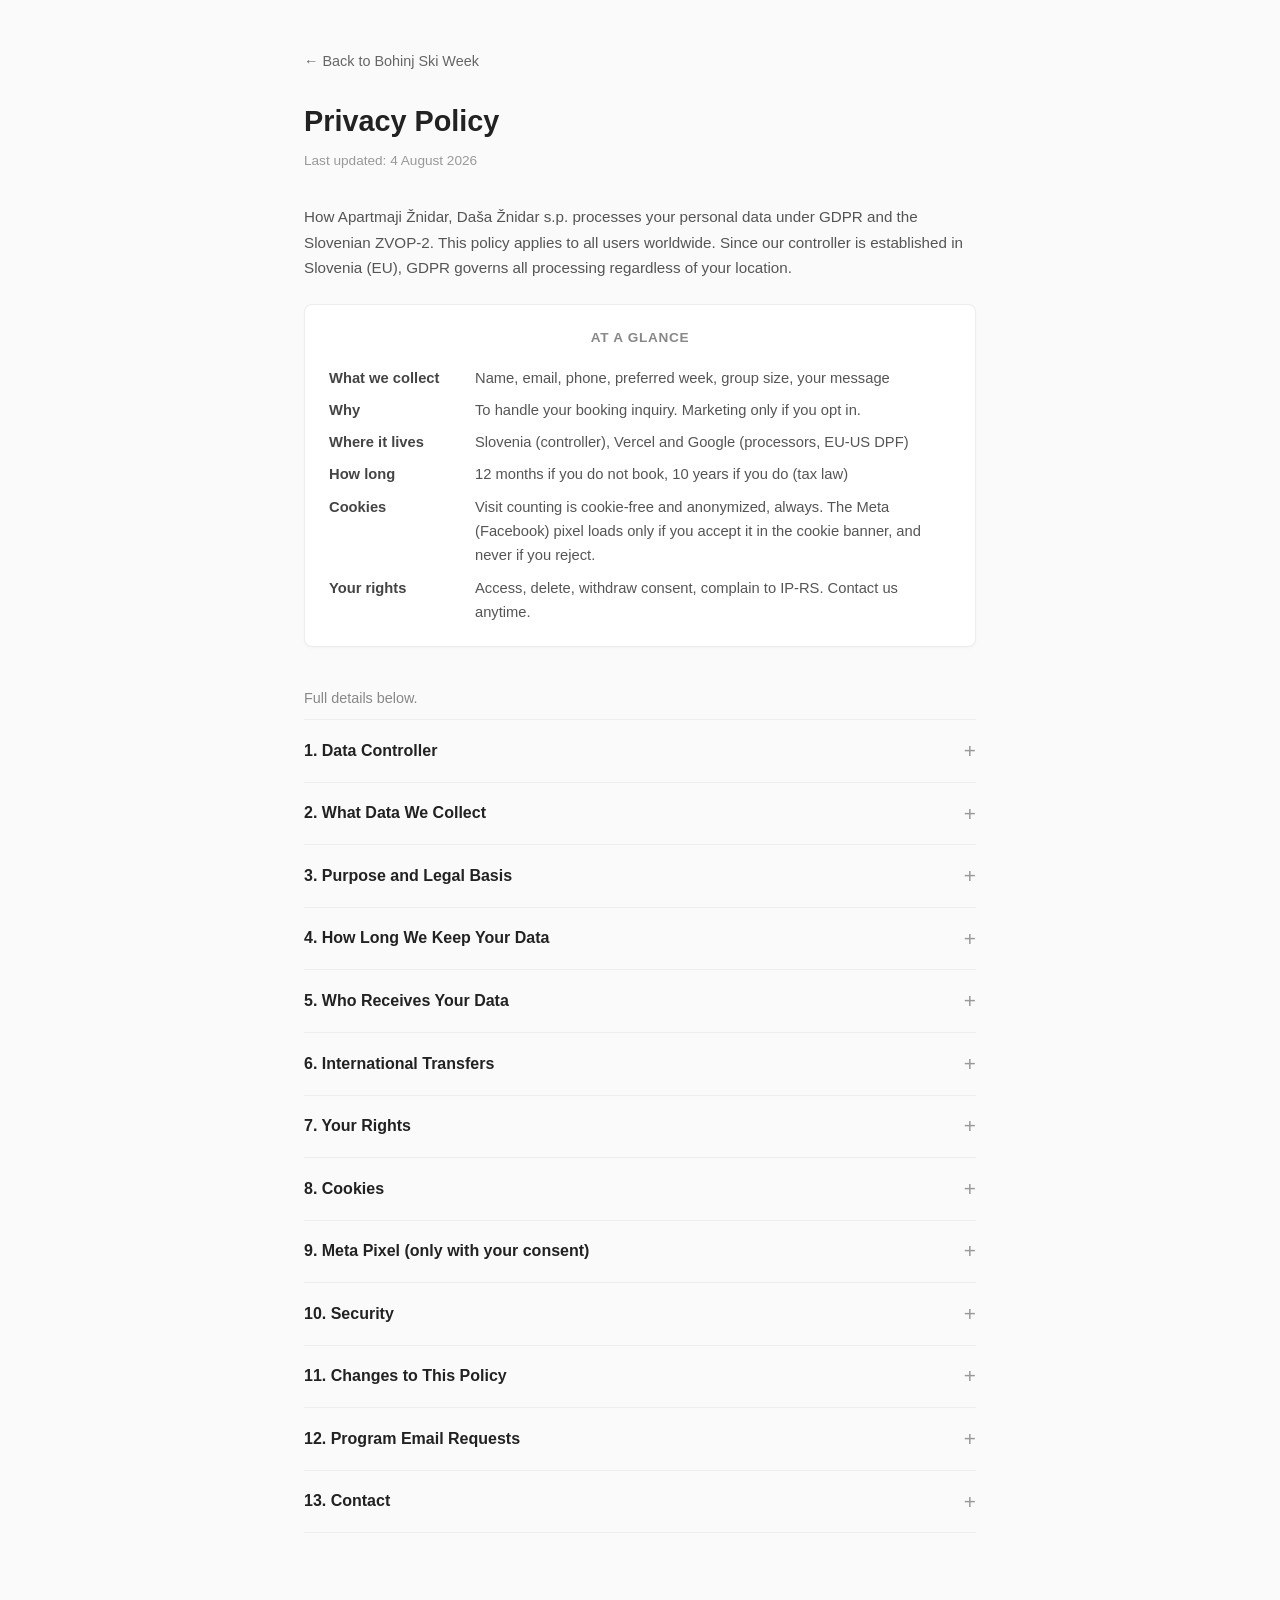
<file: privacy.html>
<!DOCTYPE html>
<html lang="en">
<head>
    <meta charset="UTF-8">
    <meta name="viewport" content="width=device-width, initial-scale=1.0">
    <title>Privacy Policy - Bohinj Ski Week</title>
    <meta name="description" content="Privacy policy for Bohinj Ski Week. How we collect, use, and protect your personal data under GDPR.">
    <link rel="stylesheet" href="styles.css">
    <style>
        body {
            background: #fafafa;
        }
        .legal-page {
            max-width: 720px;
            margin: 0 auto;
            padding: 3rem 1.5rem 5rem;
            line-height: 1.65;
            color: #333;
            font-size: 0.95rem;
        }
        .legal-page .back-link {
            display: inline-block;
            margin-bottom: 1.5rem;
            font-size: 0.9rem;
            color: #666;
            text-decoration: none;
        }
        .legal-page .back-link:hover {
            color: #222;
        }
        .legal-page h1 {
            font-size: 1.8rem;
            margin-bottom: 0.3rem;
            color: #222;
            font-weight: 600;
        }
        .legal-page .meta {
            color: #999;
            font-size: 0.85rem;
            margin-bottom: 2rem;
        }
        .legal-page .intro {
            color: #555;
            margin-bottom: 1.5rem;
        }

        /* TL;DR Summary Box */
        .summary-box {
            background: #fff;
            border: 1px solid #ececec;
            border-radius: 8px;
            padding: 1.4rem 1.5rem;
            margin: 1.5rem 0 2.5rem;
            box-shadow: 0 1px 3px rgba(0, 0, 0, 0.03);
        }
        .summary-box h2 {
            font-size: 0.85rem;
            text-transform: uppercase;
            letter-spacing: 0.05em;
            color: #888;
            margin-bottom: 1rem;
            font-weight: 600;
        }
        .summary-box dl {
            display: grid;
            grid-template-columns: 130px 1fr;
            gap: 0.5rem 1rem;
            font-size: 0.92rem;
        }
        .summary-box dt {
            font-weight: 600;
            color: #444;
        }
        .summary-box dd {
            color: #555;
            margin: 0;
        }
        @media (max-width: 500px) {
            .summary-box dl {
                grid-template-columns: 1fr;
                gap: 0.2rem 0;
            }
            .summary-box dt {
                margin-top: 0.6rem;
            }
            .summary-box dt:first-child {
                margin-top: 0;
            }
        }

        /* Details / Accordion */
        .details-intro {
            font-size: 0.9rem;
            color: #888;
            margin-bottom: 0.5rem;
        }
        .legal-page details {
            border-bottom: 1px solid #eee;
            padding: 0.9rem 0;
        }
        .legal-page details:first-of-type {
            border-top: 1px solid #eee;
        }
        .legal-page summary {
            cursor: pointer;
            font-weight: 600;
            color: #222;
            font-size: 1rem;
            padding: 0.2rem 0;
            list-style: none;
            position: relative;
            padding-right: 1.5rem;
        }
        .legal-page summary::-webkit-details-marker {
            display: none;
        }
        .legal-page summary::after {
            content: '+';
            position: absolute;
            right: 0;
            top: 50%;
            transform: translateY(-50%);
            font-size: 1.3rem;
            color: #999;
            font-weight: 300;
            transition: transform 0.2s;
        }
        .legal-page details[open] summary::after {
            content: '−';
        }
        .legal-page details summary:hover {
            color: #000;
        }
        .legal-page details > *:not(summary) {
            margin-top: 0.8rem;
        }
        .legal-page details p,
        .legal-page details ul {
            font-size: 0.92rem;
            color: #555;
            margin-bottom: 0.7rem;
        }
        .legal-page details ul {
            padding-left: 1.3rem;
        }
        .legal-page details li {
            margin-bottom: 0.3rem;
        }
        .legal-page a {
            color: #222;
            text-decoration: underline;
        }
    </style>
</head>
<body>
    <main class="legal-page">
        <a href="index.html" class="back-link">&larr; Back to Bohinj Ski Week</a>

        <h1>Privacy Policy</h1>
        <p class="meta">Last updated: 4 August 2026</p>

        <p class="intro">How Apartmaji Žnidar, Daša Žnidar s.p. processes your personal data under GDPR and the Slovenian ZVOP-2. This policy applies to all users worldwide. Since our controller is established in Slovenia (EU), GDPR governs all processing regardless of your location.</p>

        <!-- TL;DR Summary -->
        <div class="summary-box">
            <h2>At a glance</h2>
            <dl>
                <dt>What we collect</dt>
                <dd>Name, email, phone, preferred week, group size, your message</dd>

                <dt>Why</dt>
                <dd>To handle your booking inquiry. Marketing only if you opt in.</dd>

                <dt>Where it lives</dt>
                <dd>Slovenia (controller), Vercel and Google (processors, EU-US DPF)</dd>

                <dt>How long</dt>
                <dd>12 months if you do not book, 10 years if you do (tax law)</dd>

                <dt>Cookies</dt>
                <dd>Visit counting is cookie-free and anonymized, always. The Meta (Facebook) pixel loads only if you accept it in the cookie banner, and never if you reject.</dd>

                <dt>Your rights</dt>
                <dd>Access, delete, withdraw consent, complain to IP-RS. Contact us anytime.</dd>
            </dl>
        </div>

        <p class="details-intro">Full details below.</p>

        <details>
            <summary>1. Data Controller</summary>
            <p>Apartmaji Žnidar, Daša Žnidar s.p., Savska cesta 6, 4264 Bohinjska Bistrica, Slovenia. Davčna številka: SI92460909. Contact email: <a href="mailto:info@bohinjskiweek.com">info@bohinjskiweek.com</a>.</p>
        </details>

        <details>
            <summary>2. What Data We Collect</summary>
            <p>When you submit a booking inquiry through our form, we collect:</p>
            <ul>
                <li>Name</li>
                <li>Email address</li>
                <li>Phone number</li>
                <li>Preferred week</li>
                <li>Number of people</li>
                <li>Any message you choose to provide</li>
                <li>Consent timestamp and your consent choices</li>
            </ul>
            <p>For visitor statistics we use Vercel Web Analytics, which counts page views without cookies and without collecting personal data or tracking you across other sites. Beyond this anonymized counting, we collect nothing passively unless you accept the Meta pixel in the cookie banner, which is described in Section 9.</p>
        </details>

        <details>
            <summary>3. Purpose and Legal Basis</summary>
            <ul>
                <li><strong>Article 6(1)(b) GDPR</strong> - steps prior to entering into a contract: handling your booking inquiry and preparing your stay.</li>
                <li><strong>Article 6(1)(a) GDPR</strong> - your consent: optional marketing communications. You can withdraw this consent at any time.</li>
                <li><strong>Article 6(1)(c) GDPR</strong> - legal obligation: retention required by Slovenian tax law for completed bookings.</li>
            </ul>
        </details>

        <details>
            <summary>4. How Long We Keep Your Data</summary>
            <ul>
                <li>Booking inquiries that do not convert: up to 12 months from the date of inquiry, then deleted.</li>
                <li>Completed bookings: 10 years (Slovenian tax law).</li>
                <li>Marketing consent records: until you withdraw consent, plus 12 months for evidence purposes.</li>
            </ul>
        </details>

        <details>
            <summary>5. Who Receives Your Data</summary>
            <p>Your data is handled by the controller and by the following processors:</p>
            <ul>
                <li><strong>Vercel Inc.</strong> (USA) - website hosting and form endpoint. EU-US Data Privacy Framework certified.</li>
                <li><strong>Google LLC</strong> (USA) - Google Sheets storage for inquiry records. EU-US Data Privacy Framework certified.</li>
                <li><strong>Telegram FZ-LLC</strong> (UAE) - instant notification of new inquiries to authorised staff.</li>
                <li><strong>Meta Platforms Ireland Ltd.</strong> (Ireland) - advertising measurement, and only if you accept the pixel in the cookie banner. See Section 9.</li>
            </ul>
            <p>We do not sell your data. We do not share it with third parties for their own marketing purposes.</p>
        </details>

        <details>
            <summary>6. International Transfers</summary>
            <p>Some processors are located outside the European Economic Area. Transfers to the United States are covered by the EU-US Data Privacy Framework. Where this does not apply, transfers are protected by Standard Contractual Clauses approved by the European Commission.</p>
        </details>

        <details>
            <summary>7. Your Rights</summary>
            <p>Under GDPR you have the right to:</p>
            <ul>
                <li>Access your personal data (Article 15)</li>
                <li>Rectify inaccurate data (Article 16)</li>
                <li>Request erasure (Article 17)</li>
                <li>Restrict processing (Article 18)</li>
                <li>Data portability (Article 20)</li>
                <li>Object to processing (Article 21)</li>
                <li>Withdraw consent at any time, without affecting prior lawful processing</li>
            </ul>
            <p>To exercise these rights, contact us using the email in Section 1. We will respond within one month.</p>
            <p>You can also lodge a complaint with the Slovenian supervisory authority:</p>
            <p><strong>Informacijski pooblaščenec RS</strong><br>Dunajska cesta 22, 1000 Ljubljana<br><a href="https://www.ip-rs.si" target="_blank" rel="noopener">www.ip-rs.si</a></p>
        </details>

        <details>
            <summary>8. Cookies</summary>
            <p>By default this website sets no cookies. Your cookie banner choice is remembered locally in your browser (local storage), not in a cookie. For visitor statistics we use Vercel Web Analytics, which is cookie-free and anonymized: it counts page views without storing anything on your device, without collecting personal data, and without tracking you across other websites. It runs regardless of your banner choice because it identifies nobody.</p>
            <p>The only component that sets cookies is the Meta pixel, and it loads only if you press Accept in the cookie banner. If you press Reject, or make no choice at all, it is never loaded and no request is sent to Meta. Details in Section 9.</p>
        </details>

        <details>
            <summary>9. Meta Pixel (only with your consent)</summary>
            <p>If you press Accept in the cookie banner, we load the Meta pixel (Facebook pixel, ID 1941240377263284). Until you do, no request goes to Meta at all: the script is injected on your click, not on page load.</p>
            <p><strong>What it does.</strong> It records that a page of this website was viewed, and that you asked us to email you the ski program (a "Lead" event, without your email address). Meta receives your IP address, browser and device information, the page URL, and cookies it sets on your device. We use this to measure our Facebook and Instagram ads and to build advertising audiences. We never send Meta your name, phone number, or the content of your messages.</p>
            <p><strong>Legal basis.</strong> Your consent, Article 6(1)(a) GDPR. Meta Platforms Ireland Ltd. acts as a joint controller for the collection and transmission stage; its handling of the data afterwards is governed by the <a href="https://www.facebook.com/privacy/policy" target="_blank" rel="noopener">Meta Privacy Policy</a>.</p>
            <p><strong>How to withdraw.</strong> Clear this website's local storage in your browser settings (or use a private window), then reload the page: the banner appears again and you can press Reject. Withdrawal stops any further collection; it does not affect what was lawfully collected before.</p>
        </details>

        <details>
            <summary>10. Security</summary>
            <p>We apply reasonable technical and organisational measures to protect your data, including access controls, two-factor authentication on systems holding personal data, and contractual safeguards with processors.</p>
        </details>

        <details>
            <summary>11. Changes to This Policy</summary>
            <p>We may update this Privacy Policy from time to time. The current version is always available at this URL. Material changes will be communicated to anyone who has provided us their email.</p>
        </details>

        <details>
            <summary>12. Program Email Requests</summary>
            <p>If you ask us to email you the ski program, we use your email address to send you the program and, only if you tick the optional box, occasional news about Bohinj Ski Week. This data is stored in Google Sheets under the same safeguards described in Sections 5 and 6, and is not passed on to any other third party. You can ask us to delete it at any time by writing to <a href="mailto:info@bohinjskiweek.com">info@bohinjskiweek.com</a>.</p>
        </details>

        <details>
            <summary>13. Contact</summary>
            <p>Questions about this Privacy Policy or how we handle your data: see Section 1 for contact details.</p>
        </details>
    </main>
</body>
</html>
</file>
<file: styles.css>
/* Reset and Base Styles */
* {
    margin: 0;
    padding: 0;
    box-sizing: border-box;
}

body {
    font-family: -apple-system, BlinkMacSystemFont, 'Segoe UI', Roboto, Oxygen, Ubuntu, Cantarell, sans-serif;
    line-height: 1.6;
    color: #333;
    background: #fff;
}

.container {
    max-width: 1200px;
    margin: 0 auto;
    padding: 0 20px;
}

/* Hero Section (v2: price anchor, geo anchor, two CTAs; early-bird lives in the banner below) */
.hero {
    min-height: 80vh;
    padding: 4.5rem 1.25rem;
    background: linear-gradient(rgba(0, 0, 0, 0.55), rgba(0, 0, 0, 0.55)),
                url('images/Hero.jpg') center/cover;
    display: flex;
    align-items: center;
    justify-content: center;
    text-align: center;
    color: #fff;
    position: relative;
}

.hero-content {
    z-index: 1;
    width: 100%;
    max-width: 760px;
}

/* Language switch in the top right of the hero. The footer switch stays as is. */
.lang-switch {
    position: absolute;
    top: 0.9rem;
    right: 0.9rem;
    z-index: 2;
    display: flex;
    align-items: center;
    gap: 0.15rem;
    padding: 0.25rem;
    background: rgba(0, 0, 0, 0.45);
    border: 1px solid rgba(255, 255, 255, 0.35);
    border-radius: 50px;
    font-size: 0.9rem;
    font-weight: 600;
    letter-spacing: 0.03em;
}

.lang-switch a,
.lang-switch .lang-current {
    display: block;
    padding: 0.5rem 0.8rem;
    line-height: 1;
    border-radius: 50px;
    text-decoration: none;
}

.lang-switch a {
    color: rgba(255, 255, 255, 0.85);
    transition: background 0.2s ease, color 0.2s ease;
}

.lang-switch a:hover {
    background: rgba(255, 255, 255, 0.18);
    color: #fff;
}

.lang-switch .lang-current {
    background: #fff;
    color: #333;
}

@media (max-width: 380px) {
    .lang-switch {
        top: 0.7rem;
        right: 0.7rem;
        font-size: 0.85rem;
    }

    .lang-switch a,
    .lang-switch .lang-current {
        padding: 0.45rem 0.65rem;
    }
}

.hero h1 {
    font-size: clamp(2.1rem, 7vw, 4rem);
    line-height: 1.15;
    font-weight: 700;
    margin-bottom: 0.75rem;
    text-shadow: 2px 2px 4px rgba(0,0,0,0.35);
}

/* Subtitle and the two anchor lines below it share one type scale */
.hero-subtitle,
.hero-fact {
    font-size: clamp(1rem, 3.6vw, 1.35rem);
    line-height: 1.45;
    font-weight: 300;
    text-shadow: 0 1px 3px rgba(0,0,0,0.35);
}

.hero-subtitle {
    margin-bottom: 1.2rem;
}

/* Price anchor (bold) and geo anchor */
.hero-fact {
    margin-bottom: 0.3rem;
}

.hero-actions {
    margin-top: 1.8rem;
    display: flex;
    flex-wrap: wrap;
    justify-content: center;
    gap: 0.85rem;
}

.cta-button {
    display: inline-block;
    padding: 16px 40px;
    background: #fff;
    color: #333;
    text-decoration: none;
    font-size: 1.1rem;
    font-weight: 600;
    border-radius: 50px;
    transition: all 0.3s ease;
    box-shadow: 0 4px 15px rgba(0,0,0,0.2);
}

.cta-button:hover {
    transform: translateY(-2px);
    box-shadow: 0 6px 20px rgba(0,0,0,0.3);
}

.cta-button-secondary {
    display: inline-block;
    padding: 15px 34px;
    background: rgba(255, 255, 255, 0.08);
    color: #fff;
    border: 2px solid rgba(255, 255, 255, 0.75);
    text-decoration: none;
    font-size: 1rem;
    font-weight: 600;
    border-radius: 50px;
    transition: all 0.3s ease;
}

.cta-button-secondary:hover {
    background: rgba(255, 255, 255, 0.2);
}

/* Early-Bird Banner */
.early-bird-banner {
    background: #222;
    color: #fff;
    padding: 0.9rem 1.5rem;
    text-align: center;
}

.early-bird-banner p {
    max-width: 900px;
    margin: 0 auto;
    font-size: 0.98rem;
    line-height: 1.6;
}

.early-bird-link {
    display: inline-block;
    margin-left: 0.6rem;
    padding: 0.3rem 1rem;
    background: #4A90E2;
    color: #fff;
    text-decoration: none;
    font-weight: 600;
    border-radius: 50px;
    font-size: 0.9rem;
    transition: background 0.2s ease;
}

.early-bird-link:hover {
    background: #3a7bc8;
}

@media (max-width: 600px) {
    .early-bird-link {
        display: block;
        margin: 0.6rem auto 0;
        max-width: 160px;
    }
}

/* Narrow Androids (360px): keep the whole banner, CTA included, above the fold */
@media (max-width: 380px) {
    .early-bird-banner {
        padding: 0.75rem 1rem;
    }

    .early-bird-banner p {
        font-size: 0.9rem;
        line-height: 1.5;
    }
}

/* Section Styles */
section {
    padding: 80px 0;
}

h2 {
    font-size: 2.5rem;
    margin-bottom: 2rem;
    text-align: center;
    color: #222;
}

h3 {
    font-size: 1.5rem;
    margin-bottom: 1rem;
    color: #333;
}

.lead {
    font-size: 1.2rem;
    text-align: center;
    color: #555;
    margin-bottom: 2rem;
    font-weight: 300;
}

/* Concept Section */
.concept {
    background: #f8f9fa;
}

.concept-text {
    max-width: 800px;
    margin: 2rem auto 0;
    text-align: center;
    font-size: 1.1rem;
    line-height: 1.8;
}

.concept-text p {
    margin-bottom: 1rem;
}

/* Why Bohinj Section */
.why-bohinj {
    background: #fff;
}

.photo-gallery {
    display: grid;
    grid-template-columns: repeat(2, 1fr);
    gap: 2rem;
    margin-bottom: 3rem;
}

.photo-gallery img {
    width: 100%;
    height: 400px;
    object-fit: cover;
    border-radius: 12px;
    box-shadow: 0 10px 30px rgba(0,0,0,0.15);
    transition: transform 0.3s ease, box-shadow 0.3s ease;
}

.photo-gallery img:hover {
    transform: translateY(-5px);
    box-shadow: 0 15px 40px rgba(0,0,0,0.25);
}

.benefits-grid {
    display: grid;
    grid-template-columns: repeat(auto-fit, minmax(280px, 1fr));
    gap: 2rem;
    margin-bottom: 4rem;
}

.benefit {
    padding: 2rem;
    background: #f8f9fa;
    border-radius: 8px;
    transition: transform 0.3s ease, box-shadow 0.3s ease;
}

.benefit:hover {
    transform: translateY(-5px);
    box-shadow: 0 10px 30px rgba(0,0,0,0.1);
}

.benefit h3 {
    color: #222;
    margin-bottom: 1rem;
}

.logic-section {
    margin-top: 4rem;
    padding: 4rem 3rem;
    background: #333;
    border-radius: 12px;
    color: #fff;
}

.logic-grid {
    display: grid;
    grid-template-columns: repeat(2, 1fr);
    gap: 3rem 4rem;
}

.logic-item {
    padding: 0;
}

.logic-item h4 {
    color: #fff;
    margin-bottom: 1rem;
    font-size: 1.4rem;
    font-weight: 600;
}

.logic-item p {
    color: rgba(255,255,255,0.85);
    font-size: 1rem;
    line-height: 1.7;
}

/* Program Section */
.program {
    background: #f8f9fa;
}

.program-grid {
    display: grid;
    grid-template-columns: repeat(auto-fit, minmax(300px, 1fr));
    gap: 2rem;
}

.day {
    padding: 2rem;
    background: #fff;
    border-radius: 8px;
    border-left: 4px solid #666;
    box-shadow: 0 2px 10px rgba(0,0,0,0.05);
}

.day h3 {
    color: #222;
    margin-bottom: 1rem;
}

.day .time {
    font-weight: 600;
    color: #555;
    margin-top: 1rem;
}

.day .resort {
    color: #444;
    font-weight: 600;
    font-style: italic;
    margin-bottom: 0.5rem;
}

/* Visually hidden but accessible label */
.visually-hidden {
    position: absolute;
    width: 1px;
    height: 1px;
    padding: 0;
    margin: -1px;
    overflow: hidden;
    clip: rect(0, 0, 0, 0);
    white-space: nowrap;
    border: 0;
}

/* Program Email Capture */
.program-capture {
    margin-top: 3rem;
    padding: 2rem 2.5rem;
    background: #fff;
    border-radius: 12px;
    border: 1px solid #e5e5e5;
    box-shadow: 0 2px 10px rgba(0,0,0,0.05);
}

.program-capture h3 {
    color: #222;
    margin-bottom: 0.5rem;
}

.program-capture-text {
    color: #555;
    margin-bottom: 1.25rem;
}

.program-capture-form {
    display: flex;
    gap: 0.75rem;
    align-items: stretch;
}

.program-capture-form input[type="email"] {
    flex: 1;
    min-width: 0;
    padding: 12px 14px;
    border: 2px solid #e0e0e0;
    border-radius: 6px;
    font-size: 1rem;
    font-family: inherit;
    background: #fff;
    transition: border-color 0.3s ease;
}

.program-capture-form input[type="email"]:focus {
    outline: none;
    border-color: #666;
}

.program-capture-form button {
    flex-shrink: 0;
    padding: 12px 28px;
    background: #222;
    color: #fff;
    border: none;
    border-radius: 50px;
    font-size: 1rem;
    font-weight: 600;
    cursor: pointer;
    transition: transform 0.3s ease, box-shadow 0.3s ease, background 0.3s ease;
    white-space: nowrap;
}

.program-capture-form button:hover {
    transform: translateY(-2px);
    box-shadow: 0 6px 20px rgba(0,0,0,0.2);
    background: #444;
}

.program-capture-form button:disabled {
    opacity: 0.6;
    cursor: not-allowed;
    transform: none;
    box-shadow: none;
}

.program-capture-consent {
    margin-top: 1rem;
}

.program-capture-note {
    margin-top: 0.75rem;
    color: #888;
    font-size: 0.85rem;
}

.program-capture-message {
    margin-top: 1rem;
    padding: 0.85rem 1rem;
    border-radius: 6px;
    font-weight: 600;
    font-size: 0.95rem;
    display: none;
}

.program-capture-message.success {
    background: #d4edda;
    color: #155724;
    display: block;
}

.program-capture-message.error {
    background: #f8d7da;
    color: #721c24;
    display: block;
}

/* Second capture block, right after the price list */
.prices .program-capture {
    margin-top: 2.5rem;
}

/* Accommodation Section */
.accommodation {
    background: #fff;
}

.accommodation-grid {
    display: grid;
    grid-template-columns: repeat(auto-fit, minmax(300px, 1fr));
    gap: 3rem;
}

.accommodation-item {
    background: #f8f9fa;
    border-radius: 12px;
    overflow: hidden;
    box-shadow: 0 5px 20px rgba(0,0,0,0.1);
    transition: transform 0.3s ease, box-shadow 0.3s ease;
}

.accommodation-item:hover {
    transform: translateY(-5px);
    box-shadow: 0 10px 30px rgba(0,0,0,0.15);
}

.accommodation-item img {
    width: 100%;
    height: 250px;
    object-fit: cover;
}

.accommodation-item h3,
.accommodation-item ul {
    padding: 0 2rem;
}

.accommodation-item h3 {
    padding-top: 1.5rem;
}

.accommodation-item ul {
    padding-bottom: 2rem;
}

.accommodation-item ul {
    list-style: none;
    margin-top: 1rem;
}

.accommodation-item li {
    padding: 0.5rem 0;
    padding-left: 1.5rem;
    position: relative;
}

.accommodation-item li:before {
    content: "✓";
    position: absolute;
    left: 0;
    color: #4A90E2;
    font-weight: bold;
}

/* Prices Section */
.prices {
    background: #f8f9fa;
}

.prices-grid {
    display: grid;
    grid-template-columns: repeat(6, 1fr);
    gap: 1.5rem;
    margin-bottom: 2rem;
}

.price-card {
    padding: 2rem;
    background: #fff;
    border-radius: 8px;
    text-align: center;
    transition: transform 0.3s ease, box-shadow 0.3s ease;
    border: 2px solid #e0e0e0;
}

.price-card:hover {
    transform: translateY(-5px);
    box-shadow: 0 10px 30px rgba(0,0,0,0.1);
    border-color: #666;
}

.price-number {
    font-size: 3rem;
    font-weight: 300;
    color: #ccc;
    margin-bottom: 0.5rem;
}

.price-card h3 {
    font-size: 1rem;
    color: #666;
    margin-bottom: 1rem;
    text-transform: lowercase;
}

.price {
    font-size: 2rem;
    font-weight: 700;
    color: #222;
}

.price-note {
    text-align: center;
    margin-top: 1rem;
    color: #666;
}

/* Notes Section */
.notes {
    background: #fff;
}

.notes-grid {
    display: grid;
    grid-template-columns: repeat(auto-fit, minmax(300px, 1fr));
    gap: 2rem;
}

.note {
    padding: 2rem;
    background: #f8f9fa;
    border-radius: 8px;
    border-top: 3px solid #666;
}

.note p {
    margin-top: 0.5rem;
    line-height: 1.7;
}

/* FAQ Section */
.faq {
    background: #f8f9fa;
}

.faq-list {
    max-width: 800px;
    margin: 0 auto;
}

.faq-item {
    padding: 1.5rem 0;
    border-bottom: 1px solid #e0e0e0;
}

.faq-item:last-child {
    border-bottom: none;
}

.faq-item h3 {
    font-size: 1.15rem;
    font-weight: 700;
    color: #222;
    margin-bottom: 0.5rem;
}

.faq-item p {
    color: #555;
    line-height: 1.7;
    margin: 0;
}

/* Booking Section */
.booking {
    background: #333;
    color: #fff;
}

.booking h2 {
    color: #fff;
}

.booking-form {
    max-width: 600px;
    margin: 0 auto;
    padding: 3rem;
    background: rgba(255,255,255,0.95);
    border-radius: 12px;
    box-shadow: 0 10px 40px rgba(0,0,0,0.2);
}

.form-group {
    margin-bottom: 1.5rem;
}

.form-group label {
    display: block;
    margin-bottom: 0.5rem;
    font-weight: 600;
    color: #333;
}

.form-group input,
.form-group textarea,
.form-group select {
    width: 100%;
    padding: 12px;
    border: 2px solid #e0e0e0;
    border-radius: 6px;
    font-size: 1rem;
    font-family: inherit;
    transition: border-color 0.3s ease;
    background: #fff;
}

.form-group select {
    cursor: pointer;
    appearance: none;
    -webkit-appearance: none;
    background-image: url("data:image/svg+xml;charset=UTF-8,%3csvg xmlns='http://www.w3.org/2000/svg' width='12' height='8' viewBox='0 0 12 8'%3e%3cpath fill='%23666' d='M6 8L0 0h12z'/%3e%3c/svg%3e");
    background-repeat: no-repeat;
    background-position: right 14px center;
    padding-right: 38px;
}

.form-group input:focus,
.form-group textarea:focus,
.form-group select:focus {
    outline: none;
    border-color: #666;
}

.submit-button {
    width: 100%;
    padding: 16px;
    background: #222;
    color: #fff;
    border: none;
    border-radius: 50px;
    font-size: 1.1rem;
    font-weight: 600;
    cursor: pointer;
    transition: transform 0.3s ease, box-shadow 0.3s ease, background 0.3s ease;
}

.submit-button:hover {
    transform: translateY(-2px);
    box-shadow: 0 6px 20px rgba(0,0,0,0.2);
    background: #444;
}

.form-note {
    text-align: center;
    margin-top: 1rem;
    color: #666;
    font-size: 0.9rem;
}

.form-message {
    max-width: 600px;
    margin: 2rem auto 0;
    padding: 1rem;
    border-radius: 6px;
    text-align: center;
    font-weight: 600;
    display: none;
}

.form-message.success {
    background: #d4edda;
    color: #155724;
    display: block;
}

.form-message.error {
    background: #f8d7da;
    color: #721c24;
    display: block;
}

/* How Booking Works Section */
.booking-steps {
    background: #f8f9fa;
}

.steps-grid {
    display: grid;
    grid-template-columns: repeat(4, 1fr);
    gap: 1.5rem;
    margin-top: 1rem;
}

.step {
    padding: 2rem;
    background: #fff;
    border-radius: 8px;
    box-shadow: 0 2px 10px rgba(0,0,0,0.05);
    transition: transform 0.3s ease, box-shadow 0.3s ease;
}

.step:hover {
    transform: translateY(-5px);
    box-shadow: 0 10px 30px rgba(0,0,0,0.1);
}

.step-number {
    width: 44px;
    height: 44px;
    border-radius: 50%;
    background: #222;
    color: #fff;
    display: flex;
    align-items: center;
    justify-content: center;
    font-size: 1.3rem;
    font-weight: 700;
    margin-bottom: 1.2rem;
}

.step h3 {
    color: #222;
    font-size: 1.25rem;
    margin-bottom: 0.7rem;
}

.step p {
    color: #555;
    font-size: 0.98rem;
    line-height: 1.6;
}

/* Where You'll Stay Section */
.stay {
    background: #fff;
}

.stay .accommodation-grid {
    margin-top: 1rem;
}

.stay-trigger {
    cursor: pointer;
}

.stay-thumb {
    position: relative;
    overflow: hidden;
}

.stay-thumb img {
    width: 100%;
    height: 250px;
    object-fit: cover;
    display: block;
}

.stay-trigger:hover .stay-thumb img {
    transform: scale(1.04);
    transition: transform 0.4s ease;
}

.stay-thumb-badge {
    position: absolute;
    bottom: 12px;
    right: 12px;
    background: rgba(0,0,0,0.7);
    color: #fff;
    font-size: 0.85rem;
    font-weight: 600;
    padding: 0.4rem 0.9rem;
    border-radius: 50px;
    backdrop-filter: blur(2px);
}

/* Apartment Gallery Lightbox */
.lightbox {
    position: fixed;
    inset: 0;
    z-index: 10000;
    background: rgba(0,0,0,0.92);
    display: flex;
    align-items: center;
    justify-content: center;
    gap: 0.5rem;
    padding: 1rem;
}

.lightbox[hidden] {
    display: none;
}

.lightbox-stage {
    max-width: 1000px;
    max-height: 90vh;
    display: flex;
    flex-direction: column;
    align-items: center;
}

.lightbox-stage img {
    max-width: 100%;
    max-height: 82vh;
    object-fit: contain;
    border-radius: 8px;
    box-shadow: 0 10px 40px rgba(0,0,0,0.5);
}

.lightbox-counter {
    color: rgba(255,255,255,0.8);
    font-size: 0.95rem;
    margin-top: 1rem;
}

.lightbox-close {
    position: absolute;
    top: 18px;
    right: 24px;
    background: none;
    border: none;
    color: #fff;
    font-size: 2.6rem;
    line-height: 1;
    cursor: pointer;
    opacity: 0.85;
}

.lightbox-nav {
    background: rgba(255,255,255,0.12);
    border: none;
    color: #fff;
    font-size: 2.2rem;
    width: 56px;
    height: 56px;
    border-radius: 50%;
    cursor: pointer;
    flex-shrink: 0;
    transition: background 0.2s ease;
}

.lightbox-nav:hover,
.lightbox-close:hover {
    opacity: 1;
    background: rgba(255,255,255,0.25);
}

@media (max-width: 600px) {
    .lightbox-nav {
        width: 44px;
        height: 44px;
        font-size: 1.6rem;
    }
    .lightbox-close {
        font-size: 2.2rem;
        top: 10px;
        right: 14px;
    }
}

/* Contact Section */
.contact {
    background: #f8f9fa;
    padding: 60px 0;
}

.contact-info {
    text-align: center;
    font-size: 1.1rem;
    line-height: 1.8;
}

.contact-info a {
    color: #444;
    text-decoration: none;
    font-weight: 600;
}

.contact-info a:hover {
    text-decoration: underline;
}

/* Footer */
footer {
    background: #222;
    color: #fff;
    padding: 2rem 0;
    text-align: center;
}

/* Mobile Responsive */
@media (max-width: 768px) {
    /* Hero sizes are handled by clamp() above, only spacing changes here */
    .hero {
        padding: 3rem 1rem;
    }

    .hero-actions {
        flex-direction: column;
        align-items: stretch;
    }

    .hero-actions .cta-button,
    .hero-actions .cta-button-secondary {
        width: 100%;
        padding: 15px 18px;
    }

    h2 {
        font-size: 2rem;
    }

    section {
        padding: 60px 0;
    }

    .photo-gallery {
        grid-template-columns: 1fr;
    }

    .photo-gallery img {
        height: 300px;
    }

    .benefits-grid,
    .program-grid,
    .accommodation-grid,
    .notes-grid {
        grid-template-columns: 1fr;
    }

    .steps-grid {
        grid-template-columns: repeat(2, 1fr);
        gap: 1rem;
    }

    .logic-grid {
        grid-template-columns: 1fr;
    }

    .prices-grid {
        grid-template-columns: repeat(2, 1fr);
        gap: 1rem;
    }

    .booking-form {
        padding: 2rem 1.5rem;
    }

    .logic-section {
        padding: 2rem 1.5rem;
    }

    .program-capture {
        padding: 1.5rem;
    }

    .program-capture-form {
        flex-direction: column;
    }

    .program-capture-form button {
        width: 100%;
    }
}

/* Smooth Scroll */
html {
    scroll-behavior: smooth;
}

/* Cookie Banner */
.cookie-banner {
    position: fixed;
    bottom: 0;
    left: 0;
    right: 0;
    background: #fff;
    border-top: 1px solid #e0e0e0;
    box-shadow: 0 -4px 16px rgba(0, 0, 0, 0.08);
    padding: 1rem 1.5rem;
    z-index: 9999;
}

.cookie-banner[hidden] {
    display: none;
}

.cookie-banner-content {
    max-width: 1200px;
    margin: 0 auto;
    display: flex;
    align-items: center;
    justify-content: space-between;
    gap: 1.5rem;
    flex-wrap: wrap;
}

.cookie-banner-text {
    flex: 1;
    min-width: 260px;
    margin: 0;
    font-size: 0.95rem;
    color: #333;
}

.cookie-banner-text a {
    color: #222;
    text-decoration: underline;
}

.cookie-banner-buttons {
    display: flex;
    gap: 0.75rem;
    flex-shrink: 0;
}

.cookie-btn {
    padding: 0.7rem 1.5rem;
    border-radius: 6px;
    font-size: 0.95rem;
    font-weight: 600;
    cursor: pointer;
    border: 2px solid #222;
    background: #fff;
    color: #222;
    transition: background 0.2s ease, color 0.2s ease;
    min-width: 110px;
}

.cookie-btn-accept {
    background: #222;
    color: #fff;
}

.cookie-btn:hover {
    opacity: 0.85;
}

@media (max-width: 600px) {
    .cookie-banner {
        padding: 0.6rem 0.9rem;
    }
    .cookie-banner-content {
        gap: 0.6rem;
    }
    .cookie-banner-text {
        font-size: 0.78rem;
        line-height: 1.35;
        min-width: 0;
    }
    .cookie-banner-buttons {
        width: 100%;
        gap: 0.6rem;
    }
    .cookie-btn {
        flex: 1;
        padding: 0.5rem 1rem;
        font-size: 0.9rem;
        min-width: 0;
    }
}

/* Consent Checkboxes */
.form-consent {
    margin-bottom: 1rem;
}

.consent-label {
    display: flex;
    align-items: flex-start;
    gap: 0.7rem;
    font-weight: 400;
    font-size: 0.9rem;
    color: #555;
    cursor: pointer;
    line-height: 1.5;
}

.consent-label input[type="checkbox"] {
    width: auto;
    margin-top: 3px;
    flex-shrink: 0;
    cursor: pointer;
}

.consent-label a {
    color: #222;
    text-decoration: underline;
}

/* Footer */
.footer-grid {
    display: flex;
    justify-content: space-between;
    align-items: flex-start;
    gap: 2rem;
    flex-wrap: wrap;
    margin-bottom: 1.5rem;
}

.footer-info p {
    font-size: 0.9rem;
    margin: 0.2rem 0;
    color: #aaa;
}

.footer-info strong {
    color: #fff;
}

.footer-links {
    display: flex;
    gap: 1.5rem;
    align-items: center;
}

.footer-links .social-icon {
    display: inline-flex;
    line-height: 0;
}

.footer-links a {
    color: #aaa;
    text-decoration: none;
    font-size: 0.9rem;
}

.footer-links a:hover {
    color: #fff;
    text-decoration: underline;
}

.footer-copyright {
    text-align: center;
    font-size: 0.85rem;
    color: #777;
    padding-top: 1rem;
    border-top: 1px solid #333;
}

/* ---------------------------------------------------------------------------
   Ad variant B (hr-b cell: adults without kids), added 21.08.2026.
   One /hr page, two first screens. An inline script in the <head> of hr/index.html
   sets data-ad-variant="b" on <html> when the src label starts with hr-b, before
   the body is parsed - so the swap below is pure CSS and variant B is painted on
   the first frame, with no flash of the default version.
   Without the flag nothing here matches and the page renders exactly as before.
   14.09.2026: /hu uses the same rules for its hu-b cell (script in hu/index.html
   keyed on hu-b). Nothing here is page-specific, so no duplication.
--------------------------------------------------------------------------- */
.variant-b {
    display: none;
}

html[data-ad-variant="b"] .variant-a {
    display: none;
}

html[data-ad-variant="b"] .hero-content.variant-b,
html[data-ad-variant="b"] p.lead.variant-b {
    display: block;
}

/* Inline swaps inside a sentence (early-bird amount) stay inline. */
html[data-ad-variant="b"] span.variant-b {
    display: inline;
}

html[data-ad-variant="b"] .hero {
    background: linear-gradient(rgba(0, 0, 0, 0.55), rgba(0, 0, 0, 0.55)),
                url('images/hero-b.jpg') center/cover;
}
</file>
